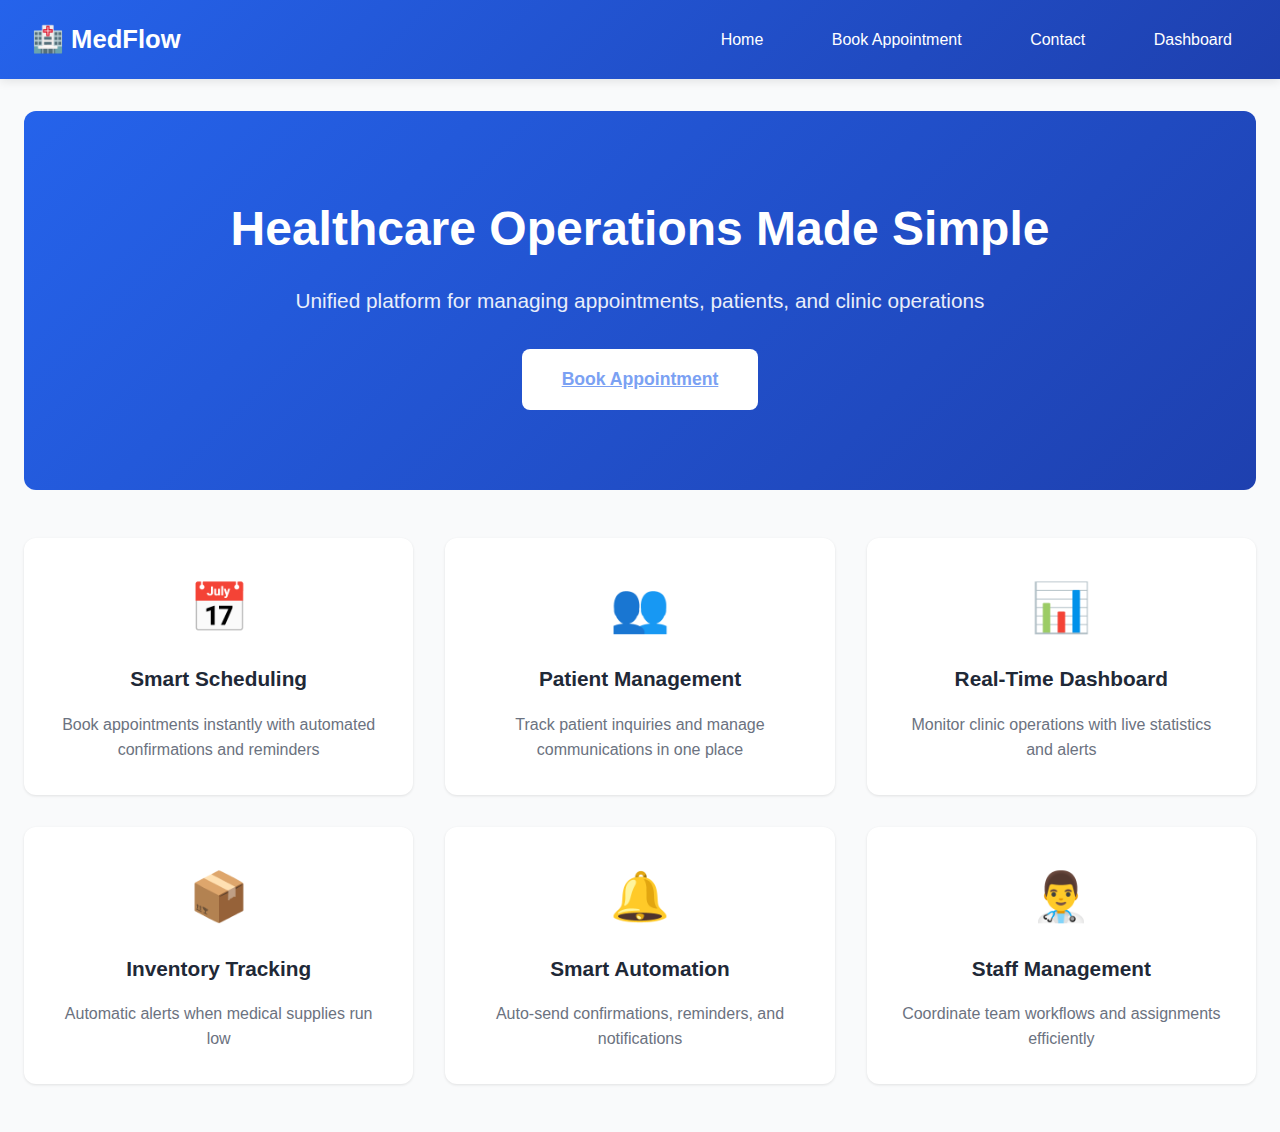
<file: frontend/index.html>
<!DOCTYPE html>
<html lang="en">
<head>
    <meta charset="UTF-8">
    <meta name="viewport" content="width=device-width, initial-scale=1.0">
    <title>MedFlow - Healthcare Operations Platform</title>
    <link rel="stylesheet" href="css/style.css">
</head>
<body>
    <div class="navbar">
        <h1>🏥 MedFlow</h1>
        <nav>
            <a href="index.html">Home</a>
            <a href="appointments.html">Book Appointment</a>
            <a href="contact.html">Contact</a>
            <a href="dashboard.html">Dashboard</a>
        </nav>
    </div>

    <div class="container">
        <div class="hero">
            <h1>Healthcare Operations Made Simple</h1>
            <p>Unified platform for managing appointments, patients, and clinic operations</p>
            <a href="appointments.html" class="btn">Book Appointment</a>
        </div>

        <div class="features-grid">
            <div class="feature-card">
                <div style="font-size: 3rem;">📅</div>
                <h3>Smart Scheduling</h3>
                <p>Book appointments instantly with automated confirmations and reminders</p>
            </div>

            <div class="feature-card">
                <div style="font-size: 3rem;">👥</div>
                <h3>Patient Management</h3>
                <p>Track patient inquiries and manage communications in one place</p>
            </div>

            <div class="feature-card">
                <div style="font-size: 3rem;">📊</div>
                <h3>Real-Time Dashboard</h3>
                <p>Monitor clinic operations with live statistics and alerts</p>
            </div>

            <div class="feature-card">
                <div style="font-size: 3rem;">📦</div>
                <h3>Inventory Tracking</h3>
                <p>Automatic alerts when medical supplies run low</p>
            </div>

            <div class="feature-card">
                <div style="font-size: 3rem;">🔔</div>
                <h3>Smart Automation</h3>
                <p>Auto-send confirmations, reminders, and notifications</p>
            </div>

            <div class="feature-card">
                <div style="font-size: 3rem;">👨‍⚕️</div>
                <h3>Staff Management</h3>
                <p>Coordinate team workflows and assignments efficiently</p>
            </div>
        </div>
    </div>
</body>
</html>
</file>
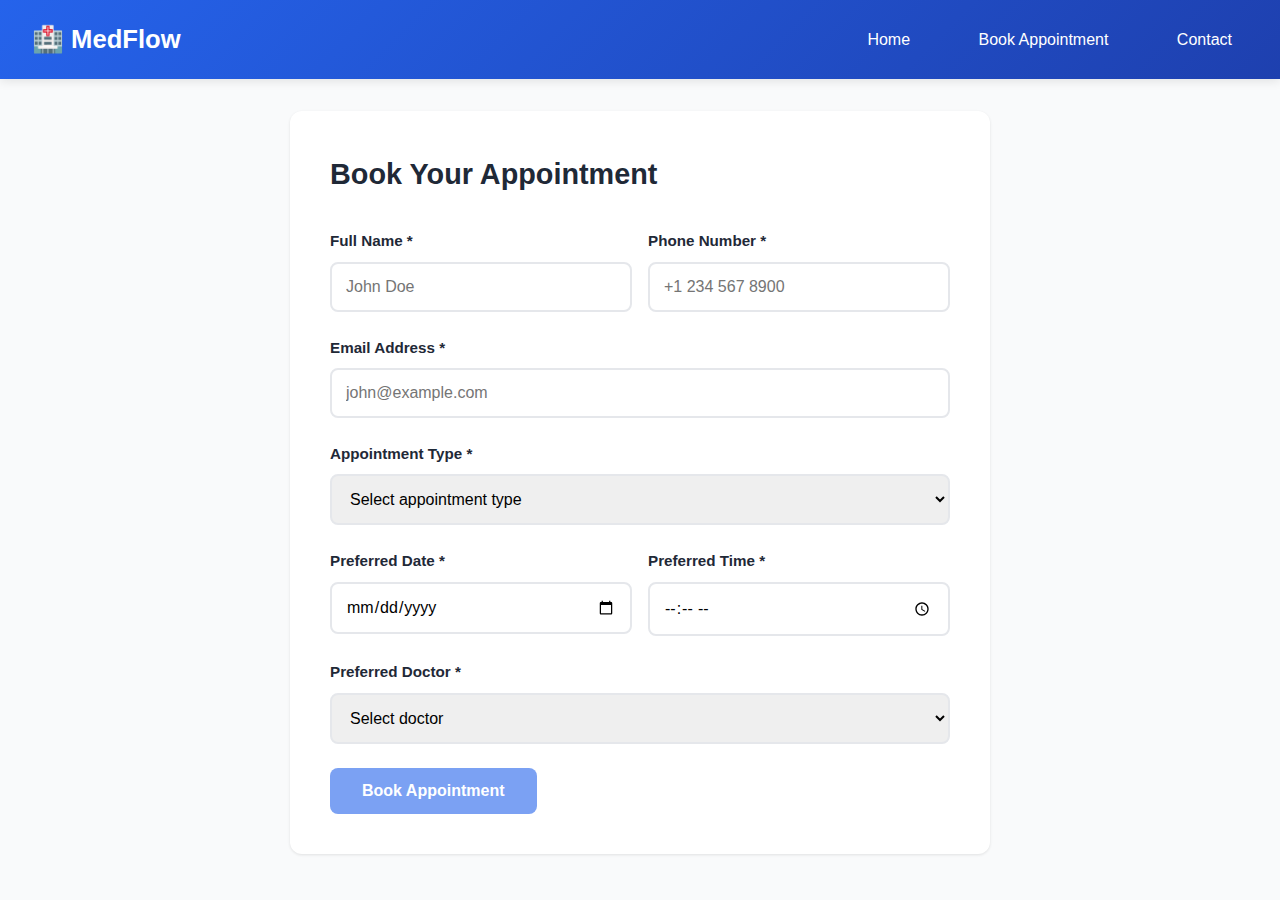
<file: frontend/appointments.html>
<!DOCTYPE html>
<html lang="en">
<head>
    <meta charset="UTF-8">
    <meta name="viewport" content="width=device-width, initial-scale=1.0">
    <title>Book Appointment - MedFlow</title>
    <link rel="stylesheet" href="css/style.css">
</head>
<body>
    <div class="navbar">
        <h1>🏥 MedFlow</h1>
        <nav>
            <a href="index.html">Home</a>
            <a href="appointments.html">Book Appointment</a>
            <a href="contact.html">Contact</a>
        </nav>
    </div>

    <div class="container">
        <div class="form-container">
            <h2>Book Your Appointment</h2>
            <form id="appointmentForm">
                <div class="form-row">
                    <div class="form-group">
                        <label>Full Name *</label>
                        <input type="text" name="patient_name" required placeholder="John Doe">
                    </div>
                    <div class="form-group">
                        <label>Phone Number *</label>
                        <input type="tel" name="phone" required placeholder="+1 234 567 8900">
                    </div>
                </div>

                <div class="form-group">
                    <label>Email Address *</label>
                    <input type="email" name="email" required placeholder="john@example.com">
                </div>

                <div class="form-group">
                    <label>Appointment Type *</label>
                    <select name="appointment_type" required>
                        <option value="">Select appointment type</option>
                        <option value="General Consultation">General Consultation</option>
                        <option value="Follow-up Visit">Follow-up Visit</option>
                        <option value="Vaccination">Vaccination</option>
                        <option value="Health Checkup">Health Checkup</option>
                        <option value="Lab Tests">Lab Tests</option>
                        <option value="Emergency">Emergency</option>
                    </select>
                </div>

                <div class="form-row">
                    <div class="form-group">
                        <label>Preferred Date *</label>
                        <input type="date" name="date" required>
                    </div>
                    <div class="form-group">
                        <label>Preferred Time *</label>
                        <input type="time" name="time" required>
                    </div>
                </div>

                <div class="form-group">
                    <label>Preferred Doctor *</label>
                    <select name="doctor" required>
                        <option value="">Select doctor</option>
                        <option value="Dr. Sarah Johnson">Dr. Sarah Johnson (General Physician)</option>
                        <option value="Dr. Michael Chen">Dr. Michael Chen (Cardiologist)</option>
                        <option value="Dr. Emily Davis">Dr. Emily Davis (Pediatrician)</option>
                        <option value="Dr. Robert Wilson">Dr. Robert Wilson (Dentist)</option>
                    </select>
                </div>

                <button type="submit" class="btn">Book Appointment</button>
            </form>

            <div id="message"></div>
        </div>
    </div>

    <script src="js/appointments.js"></script>
</body>
</html>
</file>
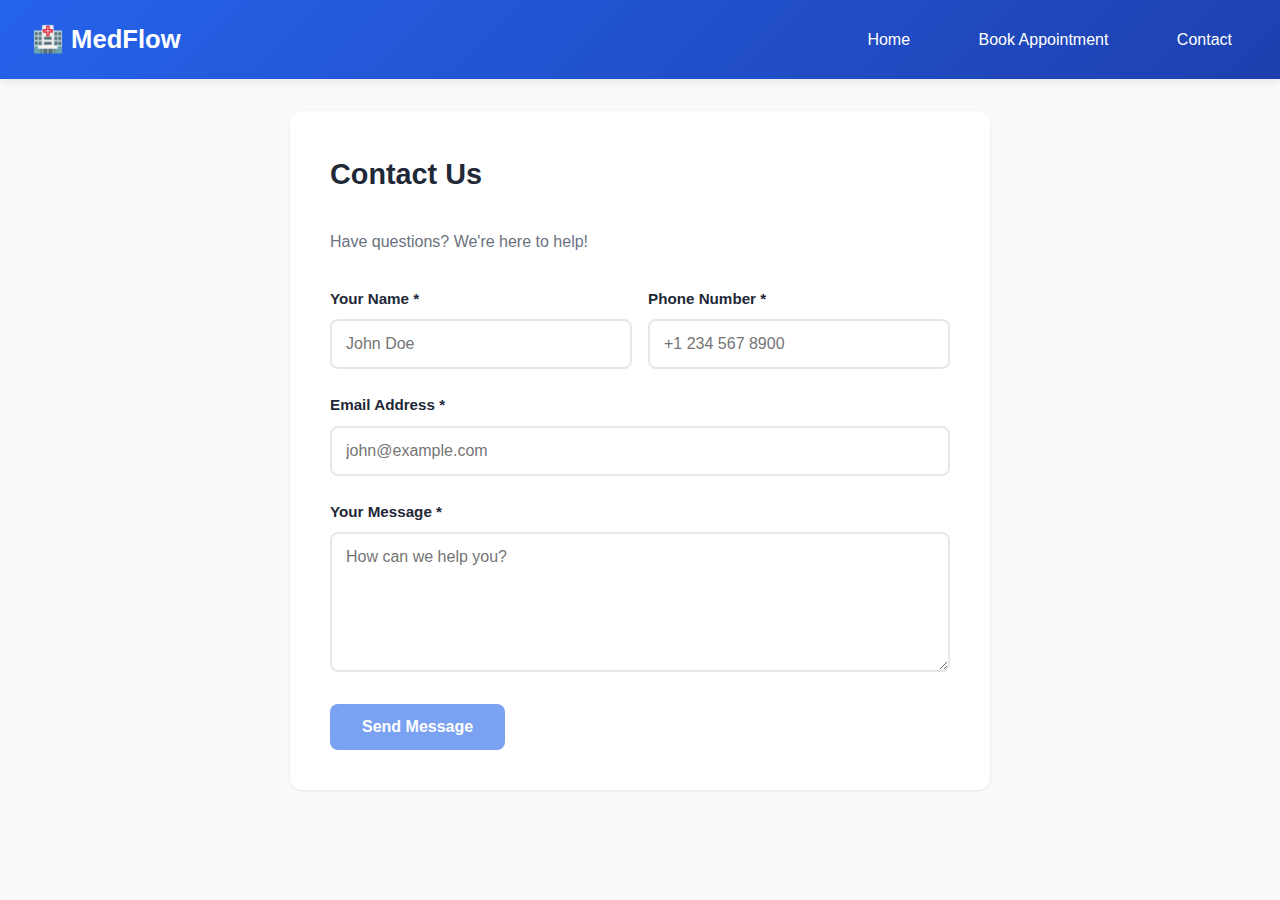
<file: frontend/contact.html>
<!DOCTYPE html>
<html lang="en">
<head>
    <meta charset="UTF-8">
    <meta name="viewport" content="width=device-width, initial-scale=1.0">
    <title>Contact Us - MedFlow</title>
    <link rel="stylesheet" href="css/style.css">
</head>
<body>
    <div class="navbar">
        <h1>🏥 MedFlow</h1>
        <nav>
            <a href="index.html">Home</a>
            <a href="appointments.html">Book Appointment</a>
            <a href="contact.html">Contact</a>
        </nav>
    </div>

    <div class="container">
        <div class="form-container">
            <h2>Contact Us</h2>
            <p style="margin-bottom: 2rem; color: #6b7280;">Have questions? We're here to help!</p>
            
            <form id="contactForm">
                <div class="form-row">
                    <div class="form-group">
                        <label>Your Name *</label>
                        <input type="text" name="name" required placeholder="John Doe">
                    </div>
                    <div class="form-group">
                        <label>Phone Number *</label>
                        <input type="tel" name="phone" required placeholder="+1 234 567 8900">
                    </div>
                </div>

                <div class="form-group">
                    <label>Email Address *</label>
                    <input type="email" name="email" required placeholder="john@example.com">
                </div>

                <div class="form-group">
                    <label>Your Message *</label>
                    <textarea name="message" rows="6" required placeholder="How can we help you?"></textarea>
                </div>

                <button type="submit" class="btn">Send Message</button>
            </form>

            <div id="message"></div>
        </div>
    </div>

    <script src="js/contact.js"></script>
</body>
</html>
</file>
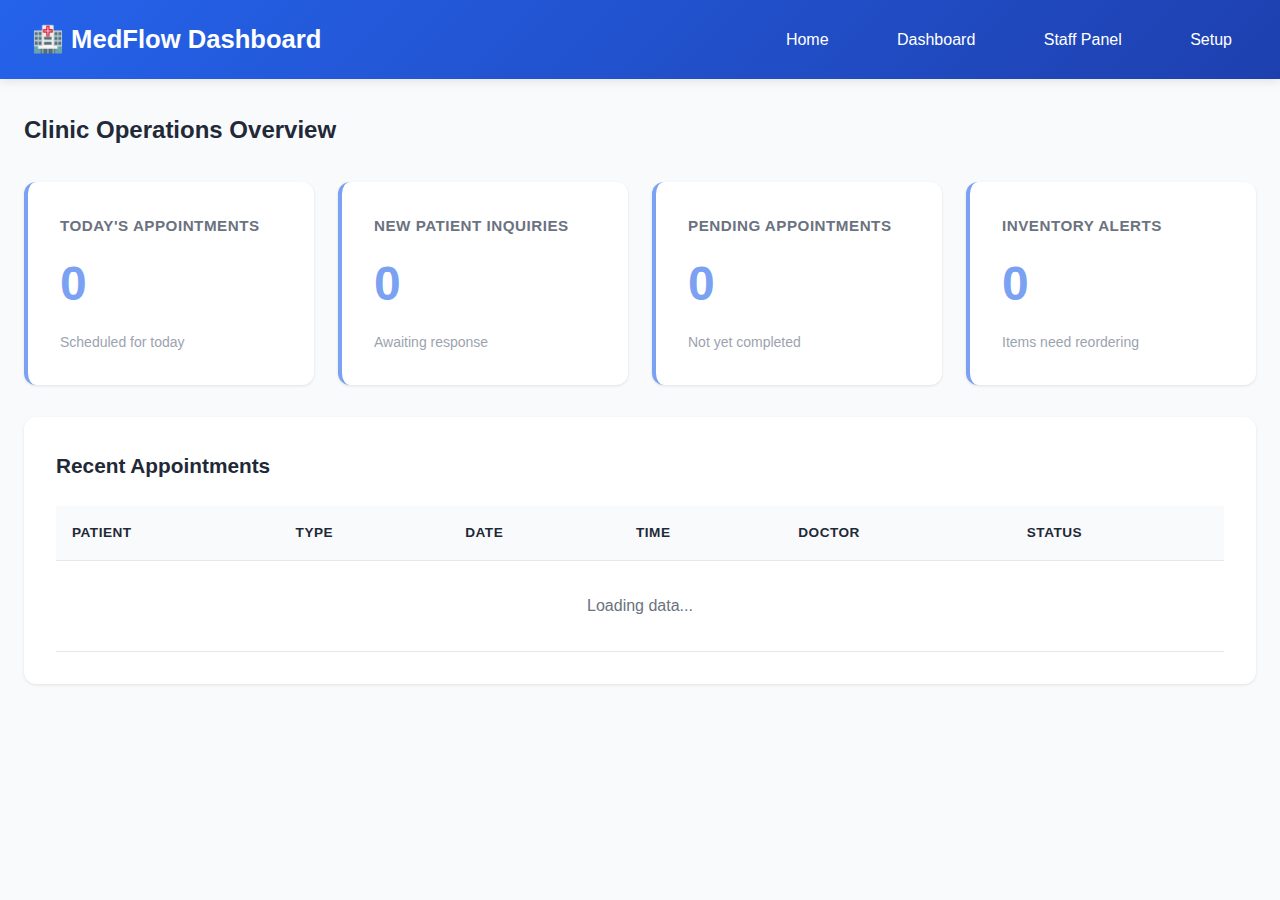
<file: frontend/dashboard.html>
<!DOCTYPE html>
<html lang="en">
<head>
    <meta charset="UTF-8">
    <meta name="viewport" content="width=device-width, initial-scale=1.0">
    <title>Dashboard - MedFlow</title>
    <link rel="stylesheet" href="css/style.css">
</head>
<body>
    <div class="navbar">
        <h1>🏥 MedFlow Dashboard</h1>
        <nav>
            <a href="index.html">Home</a>
            <a href="dashboard.html">Dashboard</a>
            <a href="staff.html">Staff Panel</a>
            <a href="setup.html">Setup</a>
        </nav>
    </div>

    <div class="container">
        <h2 style="margin-bottom: 2rem; color: var(--dark);">Clinic Operations Overview</h2>
        
        <div class="dashboard-grid">
            <div class="stat-card">
                <h3>Today's Appointments</h3>
                <div class="number" id="todayAppointments">0</div>
                <div class="subtitle">Scheduled for today</div>
            </div>

            <div class="stat-card">
                <h3>New Patient Inquiries</h3>
                <div class="number" id="newPatients">0</div>
                <div class="subtitle">Awaiting response</div>
            </div>

            <div class="stat-card">
                <h3>Pending Appointments</h3>
                <div class="number" id="pendingAppointments">0</div>
                <div class="subtitle">Not yet completed</div>
            </div>

            <div class="stat-card">
                <h3>Inventory Alerts</h3>
                <div class="number" id="inventoryAlerts">0</div>
                <div class="subtitle">Items need reordering</div>
            </div>
        </div>

        <div id="alertsContainer"></div>

        <div class="table-container" style="margin-top: 2rem;">
            <h3>Recent Appointments</h3>
            <table id="recentAppointments">
                <thead>
                    <tr>
                        <th>Patient</th>
                        <th>Type</th>
                        <th>Date</th>
                        <th>Time</th>
                        <th>Doctor</th>
                        <th>Status</th>
                    </tr>
                </thead>
                <tbody>
                    <tr>
                        <td colspan="6" class="loading">Loading data...</td>
                    </tr>
                </tbody>
            </table>
        </div>
    </div>

    <script src="js/dashboard.js"></script>
</body>
</html>
</file>
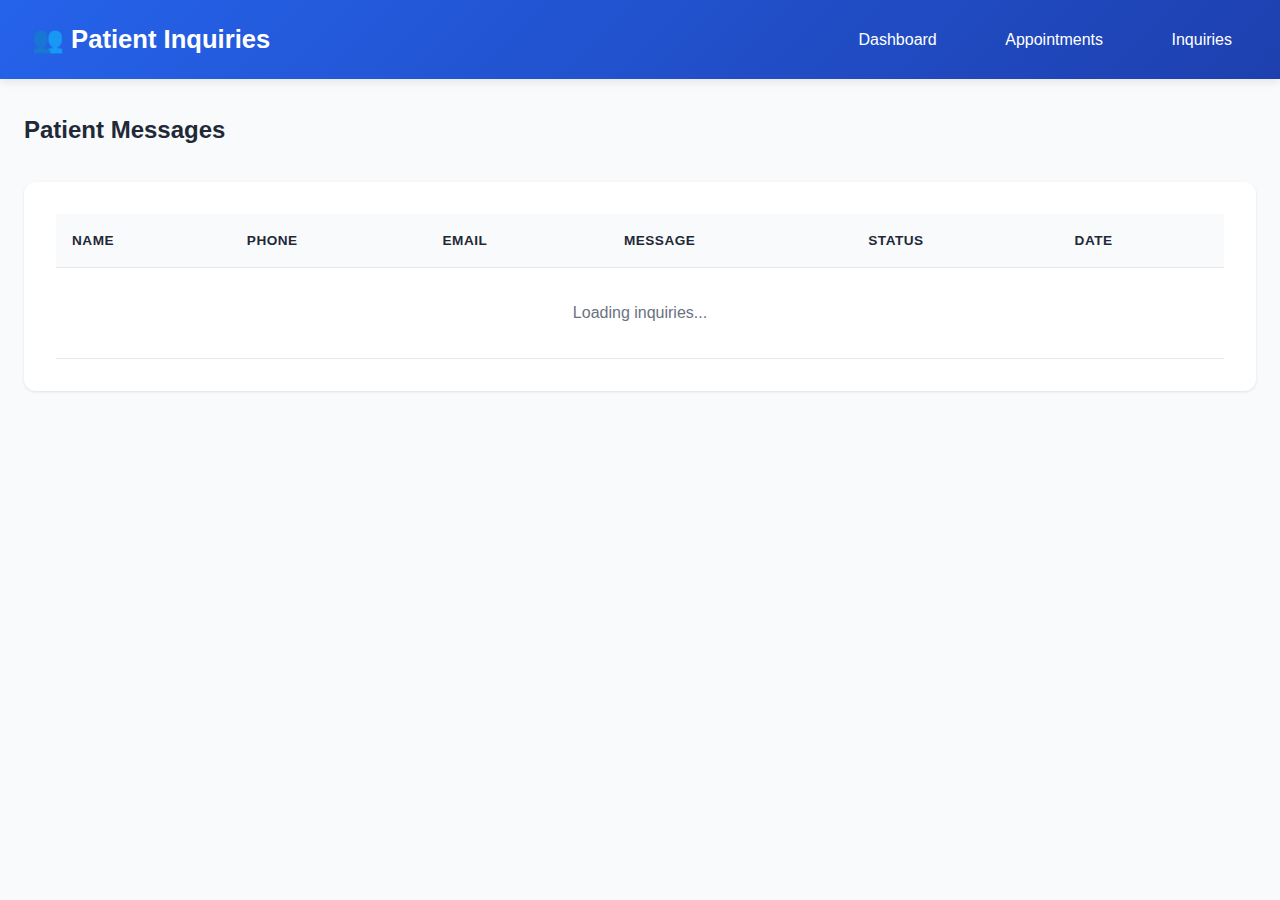
<file: frontend/patients.html>
<!DOCTYPE html>
<html lang="en">
<head>
    <meta charset="UTF-8">
    <meta name="viewport" content="width=device-width, initial-scale=1.0">
    <title>Patient Inquiries - MedFlow</title>
    <link rel="stylesheet" href="css/style.css">
</head>
<body>
    <div class="navbar">
        <h1>👥 Patient Inquiries</h1>
        <nav>
            <a href="dashboard.html">Dashboard</a>
            <a href="staff.html">Appointments</a>
            <a href="patients.html">Inquiries</a>
        </nav>
    </div>

    <div class="container">
        <h2 style="margin-bottom: 2rem;">Patient Messages</h2>
        
        <div class="table-container">
            <table id="patientsTable">
                <thead>
                    <tr>
                        <th>Name</th>
                        <th>Phone</th>
                        <th>Email</th>
                        <th>Message</th>
                        <th>Status</th>
                        <th>Date</th>
                    </tr>
                </thead>
                <tbody>
                    <tr>
                        <td colspan="6" class="loading">Loading inquiries...</td>
                    </tr>
                </tbody>
            </table>
        </div>
    </div>

    <script src="js/patients.js"></script>
</body>
</html>
</file>
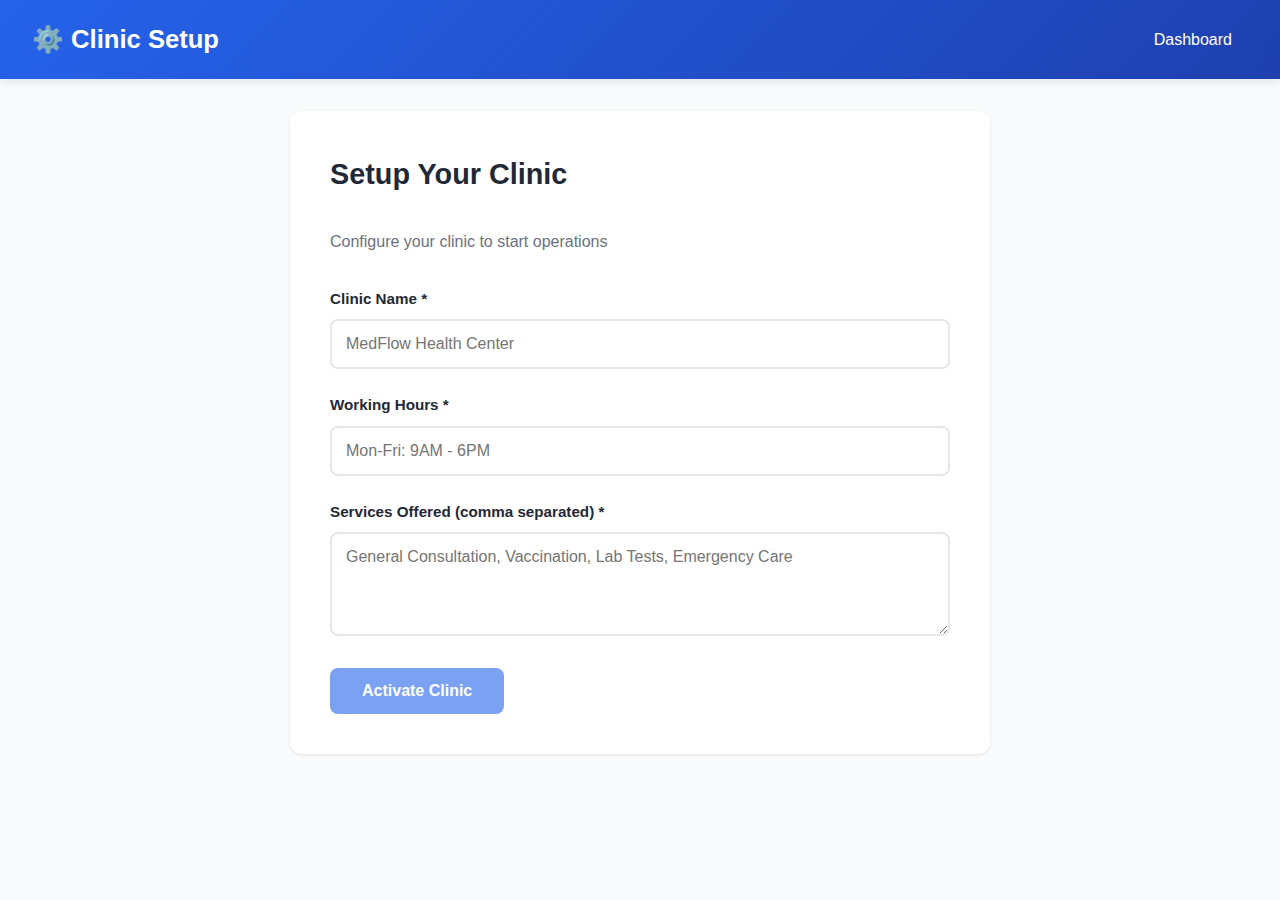
<file: frontend/setup.html>
<!DOCTYPE html>
<html lang="en">
<head>
    <meta charset="UTF-8">
    <meta name="viewport" content="width=device-width, initial-scale=1.0">
    <title>Clinic Setup - MedFlow</title>
    <link rel="stylesheet" href="css/style.css">
</head>
<body>
    <div class="navbar">
        <h1>⚙️ Clinic Setup</h1>
        <nav>
            <a href="dashboard.html">Dashboard</a>
        </nav>
    </div>

    <div class="container">
        <div class="form-container">
            <h2>Setup Your Clinic</h2>
            <p style="margin-bottom: 2rem; color: #6b7280;">Configure your clinic to start operations</p>
            
            <form id="setupForm">
                <div class="form-group">
                    <label>Clinic Name *</label>
                    <input type="text" name="clinic_name" required placeholder="MedFlow Health Center">
                </div>

                <div class="form-group">
                    <label>Working Hours *</label>
                    <input type="text" name="working_hours" required placeholder="Mon-Fri: 9AM - 6PM">
                </div>

                <div class="form-group">
                    <label>Services Offered (comma separated) *</label>
                    <textarea name="services" rows="4" required placeholder="General Consultation, Vaccination, Lab Tests, Emergency Care"></textarea>
                </div>

                <button type="submit" class="btn">Activate Clinic</button>
            </form>

            <div id="message"></div>
        </div>
    </div>

    <script>
        const API_URL = 'http://localhost:8000/api';

        document.getElementById('setupForm').addEventListener('submit', async (e) => {
            e.preventDefault();
            
            const formData = new FormData(e.target);
            const data = {
                clinic_name: formData.get('clinic_name'),
                working_hours: formData.get('working_hours'),
                services: formData.get('services').split(',').map(s => s.trim())
            };
            
            try {
                const response = await fetch(`${API_URL}/setup`, {
                    method: 'POST',
                    headers: { 'Content-Type': 'application/json' },
                    body: JSON.stringify(data)
                });
                
                const result = await response.json();
                
                document.getElementById('message').innerHTML = `
                    <div class="message-box alert-success">
                        ✅ ${result.message}<br>
                        🔔 ${result.automation}
                    </div>
                `;
                
                setTimeout(() => {
                    window.location.href = 'dashboard.html';
                }, 2000);
                
            } catch (error) {
                document.getElementById('message').innerHTML = `
                    <div class="message-box alert-danger">
                        ❌ Error: ${error.message}
                    </div>
                `;
            }
        });
    </script>
</body>
</html>
</file>
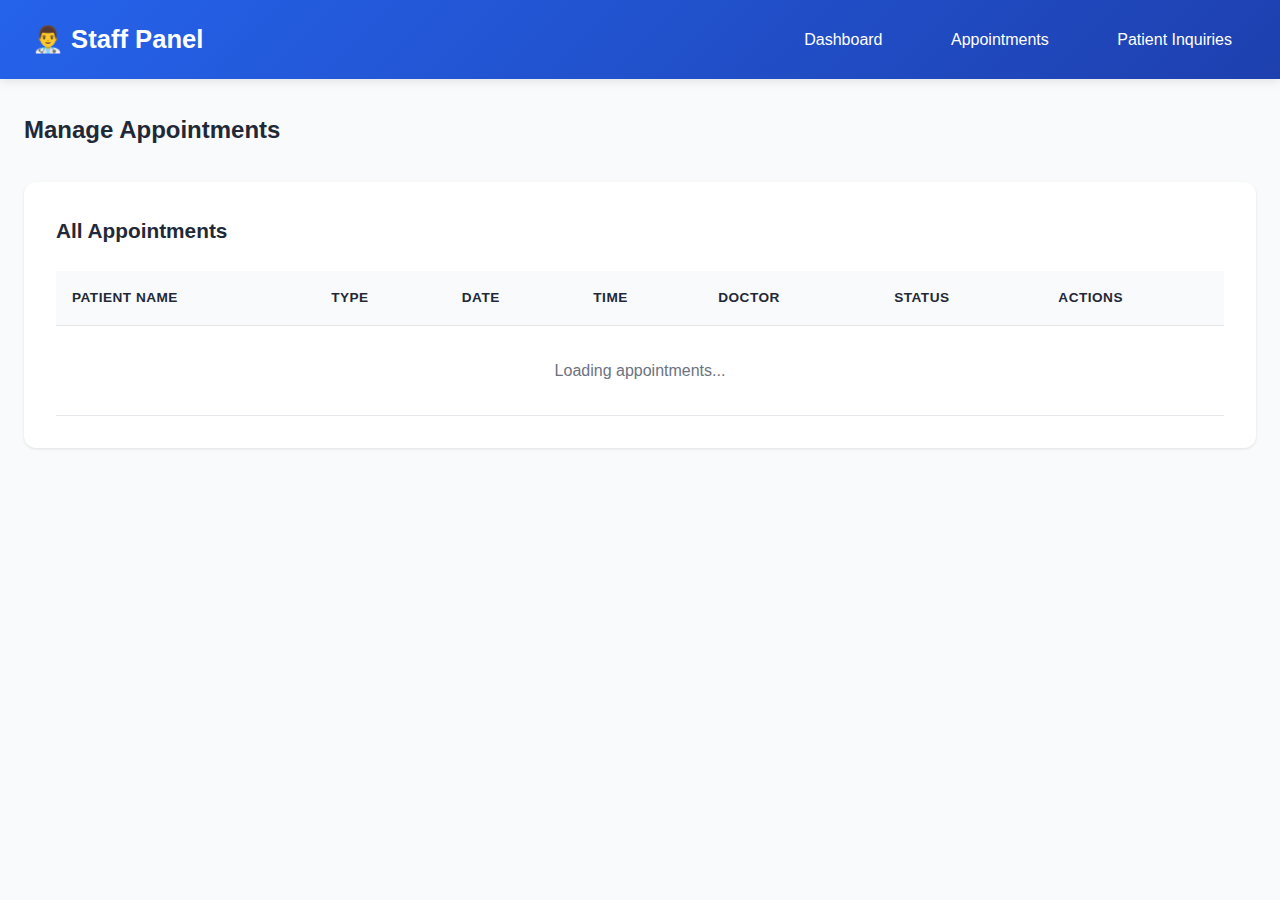
<file: frontend/staff.html>
<!DOCTYPE html>
<html lang="en">
<head>
    <meta charset="UTF-8">
    <meta name="viewport" content="width=device-width, initial-scale=1.0">
    <title>Staff Panel - MedFlow</title>
    <link rel="stylesheet" href="css/style.css">
</head>
<body>
    <div class="navbar">
        <h1>👨‍⚕️ Staff Panel</h1>
        <nav>
            <a href="dashboard.html">Dashboard</a>
            <a href="staff.html">Appointments</a>
            <a href="patients.html">Patient Inquiries</a>
        </nav>
    </div>

    <div class="container">
        <h2 style="margin-bottom: 2rem;">Manage Appointments</h2>
        
        <div class="table-container">
            <h3>All Appointments</h3>
            <table id="appointmentsTable">
                <thead>
                    <tr>
                        <th>Patient Name</th>
                        <th>Type</th>
                        <th>Date</th>
                        <th>Time</th>
                        <th>Doctor</th>
                        <th>Status</th>
                        <th>Actions</th>
                    </tr>
                </thead>
                <tbody>
                    <tr>
                        <td colspan="7" class="loading">Loading appointments...</td>
                    </tr>
                </tbody>
            </table>
        </div>
    </div>

    <script src="js/staff.js"></script>
</body>
</html>
</file>
<file: frontend/css/style.css>
* {
    margin: 0;
    padding: 0;
    box-sizing: border-box;
}

:root {
    --primary: #7ba1f3;
    --primary-dark: #142e83;
    --success: #10b981;
    --warning: #f59e0b;
    --danger: #ef4444;
    --dark: #1f2937;
    --light: #f9fafb;
    --border: #e5e7eb;
}

body {
    font-family: -apple-system, BlinkMacSystemFont, 'Segoe UI', Roboto, 'Helvetica Neue', Arial, sans-serif;
    background: var(--light);
    color: var(--dark);
    line-height: 1.6;
}

/* Navbar */
.navbar {
    background: linear-gradient(135deg, #2563eb 0%, #1e40af 100%);
    padding: 1.2rem 2rem;
    color: white;
    display: flex;
    justify-content: space-between;
    align-items: center;
    box-shadow: 0 2px 10px rgba(0,0,0,0.1);
}

.navbar h1 {
    font-size: 1.6rem;
    font-weight: 700;
    display: flex;
    align-items: center;
    gap: 0.5rem;
}

.navbar nav a {
    color: white;
    text-decoration: none;
    margin-left: 2rem;
    font-weight: 500;
    transition: all 0.3s;
    padding: 0.5rem 1rem;
    border-radius: 5px;
}

.navbar nav a:hover {
    background: rgba(255,255,255,0.2);
}

/* Container */
.container {
    max-width: 1400px;
    margin: 2rem auto;
    padding: 0 1.5rem;
}

/* Dashboard Grid */
.dashboard-grid {
    display: grid;
    grid-template-columns: repeat(auto-fit, minmax(280px, 1fr));
    gap: 1.5rem;
    margin-bottom: 2rem;
}

.stat-card {
    background: white;
    padding: 2rem;
    border-radius: 12px;
    box-shadow: 0 1px 3px rgba(0,0,0,0.1);
    transition: transform 0.3s, box-shadow 0.3s;
    border-left: 4px solid var(--primary);
}

.stat-card:hover {
    transform: translateY(-5px);
    box-shadow: 0 10px 20px rgba(0,0,0,0.1);
}

.stat-card h3 {
    color: #6b7280;
    font-size: 0.95rem;
    margin-bottom: 0.5rem;
    font-weight: 600;
    text-transform: uppercase;
    letter-spacing: 0.5px;
}

.stat-card .number {
    font-size: 3rem;
    font-weight: 700;
    color: var(--primary);
    margin: 0.5rem 0;
}

.stat-card .subtitle {
    color: #9ca3af;
    font-size: 0.875rem;
}

/* Form Styles */
.form-container {
    background: white;
    padding: 2.5rem;
    border-radius: 12px;
    box-shadow: 0 1px 3px rgba(0,0,0,0.1);
    max-width: 700px;
    margin: 2rem auto;
}

.form-container h2 {
    margin-bottom: 2rem;
    color: var(--dark);
    font-size: 1.8rem;
}

.form-group {
    margin-bottom: 1.5rem;
}

.form-group label {
    display: block;
    margin-bottom: 0.5rem;
    color: var(--dark);
    font-weight: 600;
    font-size: 0.95rem;
}

.form-group input,
.form-group select,
.form-group textarea {
    width: 100%;
    padding: 0.875rem;
    border: 2px solid var(--border);
    border-radius: 8px;
    font-size: 1rem;
    transition: border-color 0.3s;
    font-family: inherit;
}

.form-group input:focus,
.form-group select:focus,
.form-group textarea:focus {
    outline: none;
    border-color: var(--primary);
}

.form-row {
    display: grid;
    grid-template-columns: 1fr 1fr;
    gap: 1rem;
}

/* Buttons */
.btn {
    background: var(--primary);
    color: white;
    padding: 0.875rem 2rem;
    border: none;
    border-radius: 8px;
    font-size: 1rem;
    font-weight: 600;
    cursor: pointer;
    transition: all 0.3s;
    display: inline-block;
}

.btn:hover {
    background: var(--primary-dark);
    transform: translateY(-2px);
    box-shadow: 0 5px 15px rgba(37, 99, 235, 0.3);
}

.btn-success {
    background: var(--success);
}

.btn-danger {
    background: var(--danger);
}

.btn-small {
    padding: 0.5rem 1rem;
    font-size: 0.875rem;
}

/* Table Styles */
.table-container {
    background: white;
    padding: 2rem;
    border-radius: 12px;
    box-shadow: 0 1px 3px rgba(0,0,0,0.1);
    overflow-x: auto;
}

.table-container h3 {
    margin-bottom: 1.5rem;
    color: var(--dark);
    font-size: 1.3rem;
}

table {
    width: 100%;
    border-collapse: collapse;
}

table th,
table td {
    padding: 1rem;
    text-align: left;
    border-bottom: 1px solid var(--border);
}

table th {
    background: var(--light);
    font-weight: 700;
    color: var(--dark);
    text-transform: uppercase;
    font-size: 0.85rem;
    letter-spacing: 0.5px;
}

table tr:hover {
    background: #f9fafb;
}

/* Status Badges */
.status-badge {
    padding: 0.375rem 0.875rem;
    border-radius: 20px;
    font-size: 0.813rem;
    font-weight: 600;
    display: inline-block;
}

.status-scheduled {
    background: #dbeafe;
    color: #1e40af;
}

.status-completed {
    background: #d1fae5;
    color: #065f46;
}

.status-cancelled {
    background: #fee2e2;
    color: #991b1b;
}

.status-new {
    background: #fef3c7;
    color: #92400e;
}

/* Alert Boxes */
.alert {
    padding: 1rem 1.5rem;
    border-radius: 8px;
    margin-bottom: 1rem;
    display: flex;
    align-items: center;
    gap: 0.5rem;
}

.alert-danger {
    background: #fee2e2;
    color: #991b1b;
    border-left: 4px solid var(--danger);
}

.alert-success {
    background: #d1fae5;
    color: #065f46;
    border-left: 4px solid var(--success);
}

.alert-warning {
    background: #fef3c7;
    color: #92400e;
    border-left: 4px solid var(--warning);
}

/* Hero Section */
.hero {
    background: linear-gradient(135deg, #2563eb 0%, #1e40af 100%);
    color: white;
    padding: 5rem 2rem;
    text-align: center;
    border-radius: 12px;
    margin-bottom: 3rem;
}

.hero h1 {
    font-size: 3rem;
    margin-bottom: 1rem;
}

.hero p {
    font-size: 1.3rem;
    opacity: 0.9;
    margin-bottom: 2rem;
}

.hero .btn {
    background: white;
    color: var(--primary);
    font-size: 1.1rem;
    padding: 1rem 2.5rem;
}

.hero .btn:hover {
    background: var(--light);
}

/* Features Grid */
.features-grid {
    display: grid;
    grid-template-columns: repeat(auto-fit, minmax(300px, 1fr));
    gap: 2rem;
    margin: 3rem 0;
}

.feature-card {
    background: white;
    padding: 2rem;
    border-radius: 12px;
    box-shadow: 0 1px 3px rgba(0,0,0,0.1);
    text-align: center;
}

.feature-card h3 {
    font-size: 1.3rem;
    margin: 1rem 0;
    color: var(--dark);
}

.feature-card p {
    color: #6b7280;
    line-height: 1.6;
}

/* Message Box */
.message-box {
    margin-top: 1.5rem;
    padding: 1rem;
    border-radius: 8px;
    animation: slideIn 0.3s;
}

@keyframes slideIn {
    from {
        opacity: 0;
        transform: translateY(-10px);
    }
    to {
        opacity: 1;
        transform: translateY(0);
    }
}

/* Loading Spinner */
.loading {
    text-align: center;
    padding: 2rem;
    color: #6b7280;
}

/* Responsive */
@media (max-width: 768px) {
    .navbar {
        flex-direction: column;
        gap: 1rem;
    }
    
    .navbar nav a {
        margin-left: 0;
        margin-right: 1rem;
    }
    
    .form-row {
        grid-template-columns: 1fr;
    }
    
    .hero h1 {
        font-size: 2rem;
    }
    
    .dashboard-grid {
        grid-template-columns: 1fr;
    }
}
</file>
